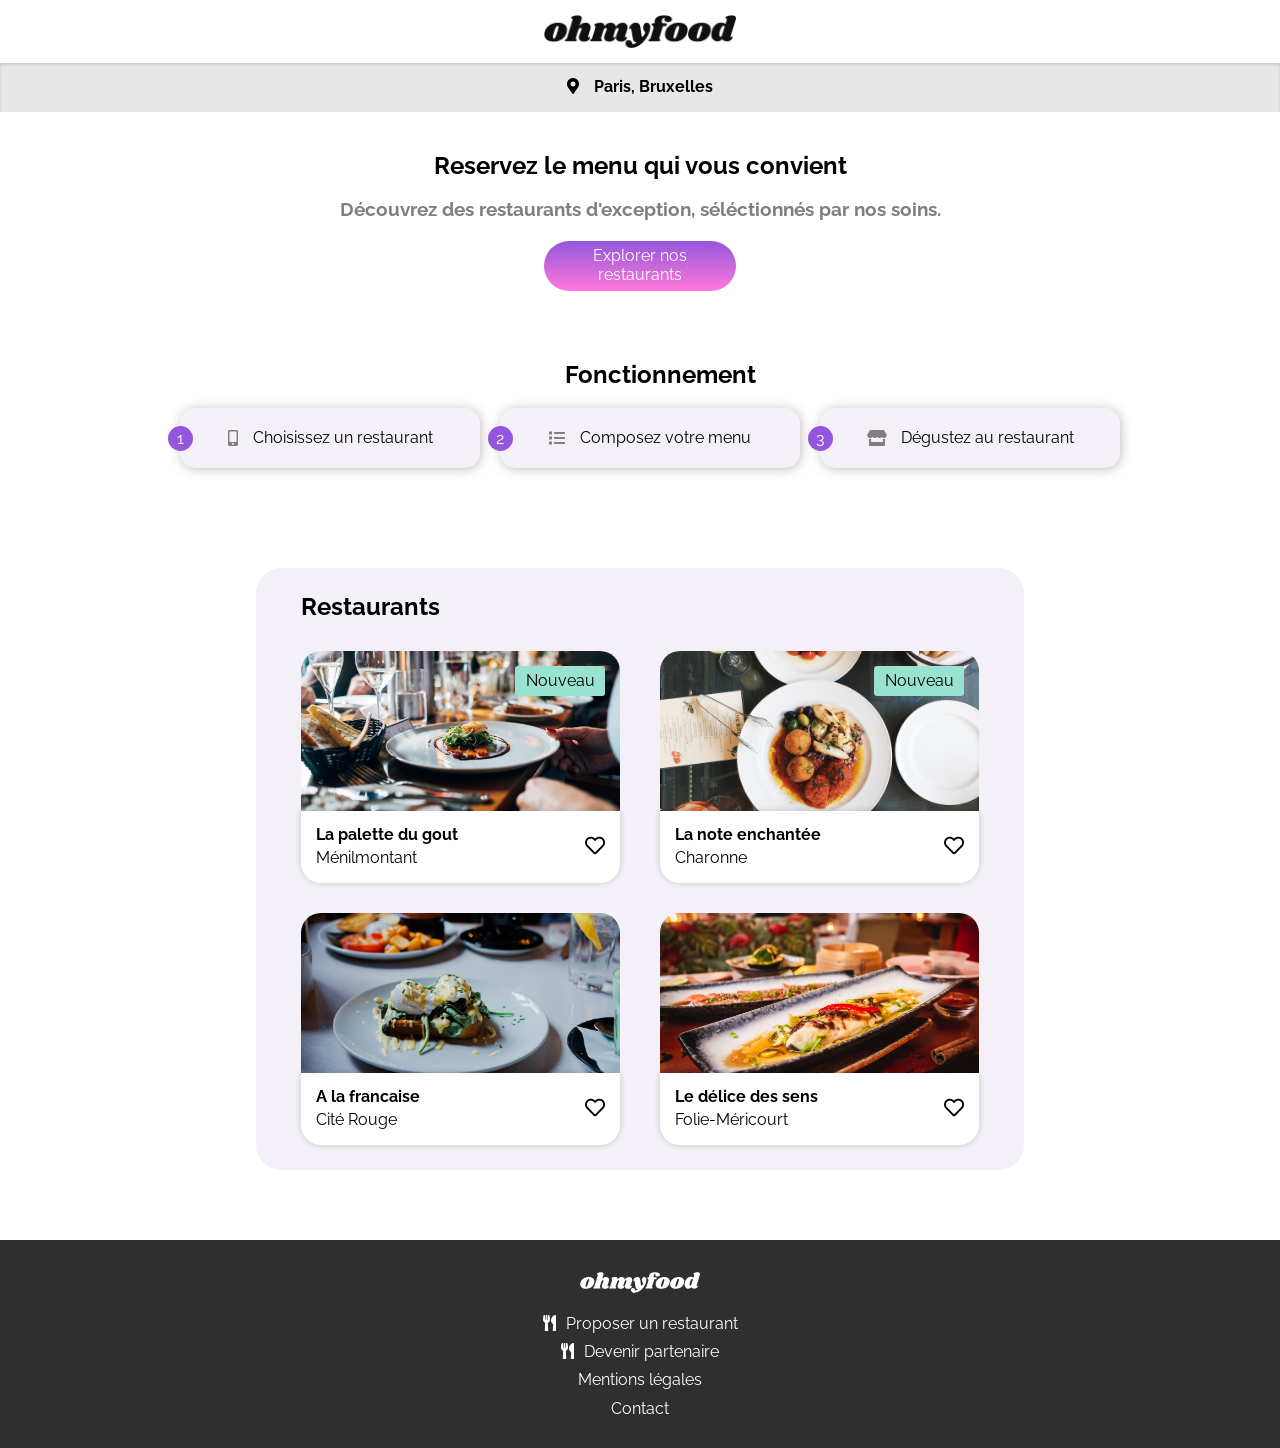
<file: index.html>
<!DOCTYPE html>
 <html lang="en">
 <head>
     <meta charset="UTF-8">
     <meta http-equiv="X-UA-Compatible" content="IE=edge">
     <meta name="viewport" content="width=device-width, initial-scale=1.0">
     <title>Ohmyfood!</title>
     <!-- Google Fonts-->
    <link rel="preconnect" href="https://fonts.gstatic.com" />
    <link href="https://fonts.googleapis.com/css2?family=Raleway:wght@400;500;600;700;800&display=swap"
      rel="stylesheet"/>
    <!-- Stylesheets -->
    <link rel="stylesheet" href="css/normalize.css">
    <link rel="stylesheet" href="css/style.css">  
    <link rel="stylesheet" href="https://cdnjs.cloudflare.com/ajax/libs/font-awesome/5.13.1/css/all.min.css"/>
 </head>
 <body>
  <div class="loader">
    <div class="loader-itemList">
      <div class="loader-item loader-item-1"></div>
      <div class="loader-item loader-item-2"></div>
      <div class="loader-item loader-item-3"></div>
    </div>
  </div>
     <header>
         <div class="logo">
            <img  src="images/logo/ohmyfood.png" alt="">  
        </div>
        <div class="i-search">
            <i class="fas fa-map-marker-alt"></i>
            <p>Paris, Bruxelles</p>
        </div>
     </header>
     <main>
         <nav>
            <div class="title-button">
                <h2>Reservez le menu qui vous convient</h2>
                <h3>Découvrez des restaurants d'exception, séléctionnés par nos soins.</h3>
                <button>Explorer nos restaurants</button>
            </div>
            <div class="filters">
                <h2>Fonctionnement</h2>
                <div class="choice-filters">
                   <div class="filter">
                       <div class="number">1</div>
                       <div class="choice">
                        <i class="fas fa-mobile-alt"></i>
                           <p>Choisissez un restaurant</p>
                       </div>
                   </div>
                   <div class="filter">
                        <div class="number">2</div>
                        <div class="choice">
                            <i class="fas fa-list"></i>
                            <p>Composez votre menu</p>
                        </div>
                   </div>
                   <div class="filter">
                        <div class="number">3</div>
                        <div class="choice">
                            <i class="fas fa-store"></i>
                            <p>Dégustez au restaurant</p>
                        </div>
                   </div>
                </div>
            </div>
         </nav>
        <section>
            <h2>Restaurants</h2>
            <div class="bloc-restaurants">
              <a href="Restaurant-1.html">
                <div class="card-restaurant">
                  <img class="restaurant-img-host"
                    src="images/restaurants/jay-wennington-N_Y88TWmGwA-unsplash.jpg"
                    alt="restaurant-1"/>
                  <div class="button-new">Nouveau</div>
                  <div class="inside-card">
                    <div class="title-card">
                        <h4 class="h4-rentals">La palette du gout</h4>
                        <p>Ménilmontant</p>
                    </div>
                    <div class="heart">
                      <i class="div-heart fas fa-heart"></i>
                      <i class="div-heart far fa-heart"></i>
                    </div>
                  </div>
                </div>
            </a>
            <a href="Restaurant-2.html">
                <div class="card-restaurant">
                  <img class="restaurant-img-host"
                    src="images/restaurants/stil-u2Lp8tXIcjw-unsplash.jpg"
                    alt="restaurant-1"/>
                  <div class="button-new">Nouveau</div>
                  <div class="inside-card">
                    <div class="title-card">
                        <h4 class="h4-rentals">La note enchantée</h4>
                        <p>Charonne</p>
                    </div>
                    <div class="heart">
                      <i class="fas fa-heart"></i>
                      <i class="far fa-heart"></i>
                    </div>
                  </div>
                </div>
            </a>
            <a href="Restaurant-3.html">
                <div class="card-restaurant">
                  <img class="restaurant-img-host"
                    src="images/restaurants/toa-heftiba-DQKerTsQwi0-unsplash.jpg"
                    alt="restaurant-1"/>
                  <div class="inside-card">
                    <div class="title-card">
                        <h4 class="h4-rentals">A la francaise</h4>
                        <p>Cité Rouge</p>
                    </div>
                    <div class="heart">
                      <i class="fas fa-heart"></i>
                      <i class="far fa-heart"></i>
                    </div>
                  </div>
                </div>
            </a>
            <a href="Restaurant-4.html">
                <div class="card-restaurant">
                  <img class="restaurant-img-host"
                    src="images/restaurants/louis-hansel-shotsoflouis-qNBGVyOCY8Q-unsplash.jpg"
                    alt="restaurant-1"/>
                  <div class="inside-card">
                    <div class="title-card">
                        <h4 class="h4-rentals">Le délice des sens</h4>
                        <p>Folie-Méricourt</p>
                    </div>
                    <div class="heart">
                      <i class="fas fa-heart"></i>
                      <i class="far fa-heart"></i>
                    </div>
                  </div>
                </div>
            </a>
            </div>
        </section>
     </main>
     <footer>
         <img src="images/logo/ohmyfood@2x.svg" alt="logo-footer">
         <div class="text-icon-footer">
             <i class="fas fa-utensils"></i>
             <p><a href="#">Proposer un restaurant</a></p>
         </div>
         <div class="text-icon-footer">
            <i class="fas fa-utensils"></i>
            <p><a href="#">Devenir partenaire</a></p>
        </div>
        <p><a href="#">Mentions légales</a></p>
        <p><a href="#">Contact</a></p>
     </footer>
 </body>
 </html>
</file>
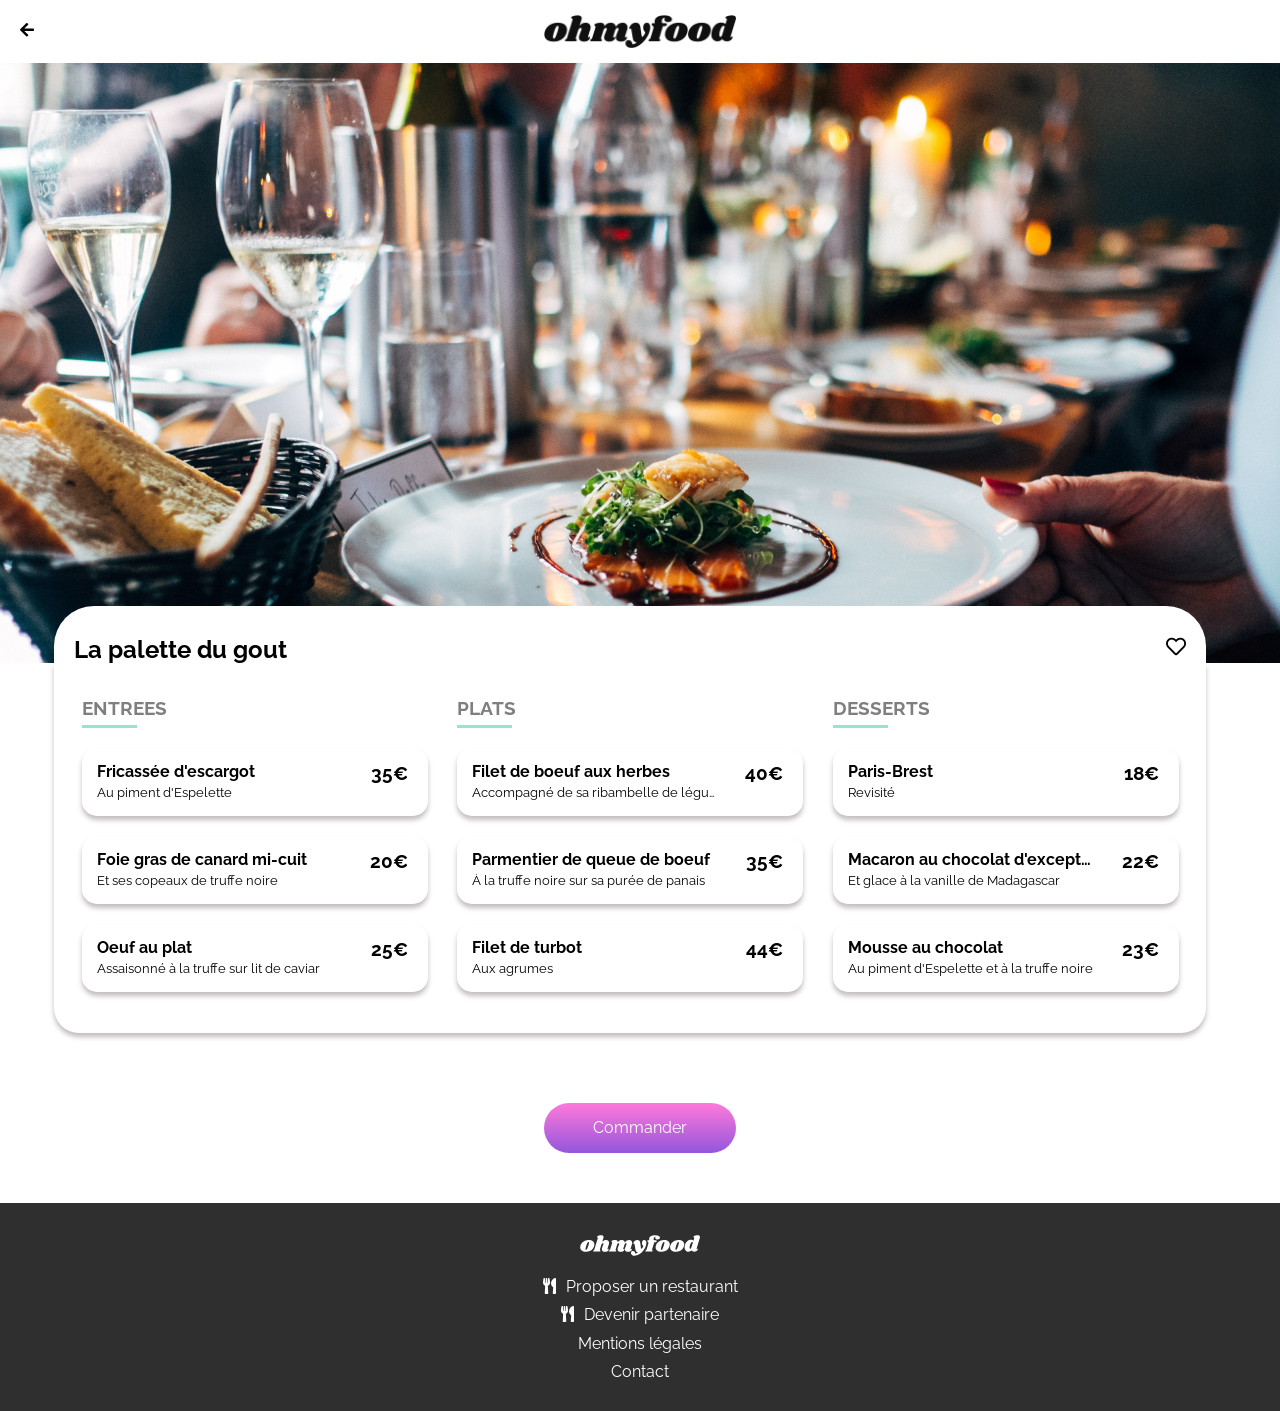
<file: Restaurant-1.html>
<!DOCTYPE html>
<html lang="en">
    <head>
        <meta charset="UTF-8">
        <meta http-equiv="X-UA-Compatible" content="IE=edge">
        <meta name="viewport" content="width=device-width, initial-scale=1.0">
        <title>Ohmyfood!</title>
        <!-- Google Fonts-->
       <link rel="preconnect" href="https://fonts.gstatic.com" />
       <link href="https://fonts.googleapis.com/css2?family=Raleway:wght@400;500;600;700;800&display=swap"
         rel="stylesheet"/>
       <!-- Stylesheets -->
       <link rel="stylesheet" href="css/normalize.css">
       <link rel="stylesheet" href="css/style.css">  
       <link rel="stylesheet" href="https://cdnjs.cloudflare.com/ajax/libs/font-awesome/5.13.1/css/all.min.css"/>
    </head>
<body>
    <header class="header-page-restaurant"> 
        <a href="index.html"><i class="fas fa-arrow-left"></i></a>
        <img  src="images/logo/ohmyfood.png" alt="">  
    </header>
    <main class="main-page-restaurant">
        <div class="image-restaurant-1">
            <div class="icon-title-section">
                <h2>La palette du gout</h2>
                    <div class="heart">
                        <i class="fas fa-heart"></i>
                        <i class="far fa-heart"></i>
                    </div>
            </div>
        </div>
        <section class="section-page-restaurant">
            <article class="article-1">
                <h3>ENTREES</h3>
                <div class="inside-article delay-1">
                    <div class="title-article">
                        <h4 class="h3-title-article">Fricassée d'escargot</h4>
                        <p>Au piment d'Espelette</p>
                    </div>
                    <h3 class="h3-euro">35€</h3>
                    <div class="check">
                        <div class="wrapIcon">
                            <i class="menuItem__icon fas fa-check"></i>
                        </div>
                   </div>
                </div>
                <div class="inside-article delay-2">
                    <div class="title-article">
                        <h4 class="h3-title-article">Foie gras de canard mi-cuit</h4>
                        <p>Et ses copeaux de truffe noire</p>
                    </div>
                    <h3 class="h3-euro">20€</h3>
                    <div class="check">
                        <div class="wrapIcon">
                            <i class="menuItem__icon fas fa-check"></i>
                        </div>
                   </div>
                </div>
                <div class="inside-article delay-3">
                    <div class="title-article">
                        <h4 class="h3-title-article">Oeuf au plat</h4>
                        <p>Assaisonné à la truffe sur lit de caviar</p>
                    </div>
                    <h3 class="h3-euro">25€</h3>
                    <div class="check">
                        <div class="wrapIcon">
                            <i class="menuItem__icon fas fa-check"></i>
                        </div>
                   </div>
                </div>
            </article>
            <article class="article-2">
                <h3>PLATS</h3>
                <div class="inside-article delay-4">
                    <div class="title-article">
                        <h4 class="h3-title-article">Filet de boeuf aux herbes</h4>
                        <p>Accompagné de sa ribambelle de légumes</p>
                    </div>
                    <h3 class="h3-euro">40€</h3>
                    <div class="check">
                        <div class="wrapIcon">
                            <i class="menuItem__icon fas fa-check"></i>
                        </div>
                   </div>
                </div>
                <div class="inside-article delay-5">
                    <div class="title-article">
                        <h4 class="h3-title-article">Parmentier de queue de boeuf</h4>
                        <p>À la truffe noire sur sa purée de panais</p>
                    </div>
                    <h3 class="h3-euro">35€</h3>
                    <div class="check">
                        <div class="wrapIcon">
                            <i class="menuItem__icon fas fa-check"></i>
                        </div>
                   </div>
                </div>
                <div class="inside-article delay-6">
                    <div class="title-article">
                        <h4 class="h3-title-article">Filet de turbot</h4>
                        <p>Aux agrumes</p>
                    </div>
                    <h3 class="h3-euro">44€</h3>
                    <div class="check">
                        <div class="wrapIcon">
                            <i class="menuItem__icon fas fa-check"></i>
                        </div>
                   </div>
                </div>
            </article>
            <article class="article-3">
                <h3>DESSERTS</h3>
                <div class="inside-article delay-7">
                    <div class="title-article">
                        <h4 class="h3-title-article">Paris-Brest</h4>
                        <p>Revisité</p>
                    </div>
                    <h3 class="h3-euro">18€</h3>
                    <div class="check">
                        <div class="wrapIcon">
                            <i class="menuItem__icon fas fa-check"></i>
                        </div>
                   </div>
                </div>
                <div class="inside-article delay-8">
                    <div class="title-article">
                        <h4 class="h3-title-article">Macaron au chocolat d'exception</h4>
                        <p>Et glace à la vanille de Madagascar</p>
                    </div>
                    <h3 class="h3-euro">22€</h3>
                    <div class="check">
                        <div class="wrapIcon">
                            <i class="menuItem__icon fas fa-check"></i>
                        </div>
                   </div>
                </div>
                <div class="inside-article delay-9">
                    <div class="title-article">
                        <h4 class="h3-title-article">Mousse au chocolat</h4>
                        <p>Au piment d'Espelette et à la truffe noire</p>
                    </div>
                    <h3 class="h3-euro">23€</h3>
                    <div class="check">
                        <div class="wrapIcon">
                            <i class="menuItem__icon fas fa-check"></i>
                        </div>
                   </div>
                </div>
            </article>
        </section>
        <button class="button">Commander</button>
    </main>
    <footer>
        <img src="images/logo/ohmyfood@2x.svg" alt="logo-footer">
        <div class="text-icon-footer">
            <i class="fas fa-utensils"></i>
            <p><a href="#">Proposer un restaurant</a></p>
        </div>
        <div class="text-icon-footer">
           <i class="fas fa-utensils"></i>
           <p><a href="#">Devenir partenaire</a></p>
       </div>
       <p><a href="#">Mentions légales</a></p>
       <p><a href="#">Contact</a></p>
    </footer>
</body>
</html>
</file>
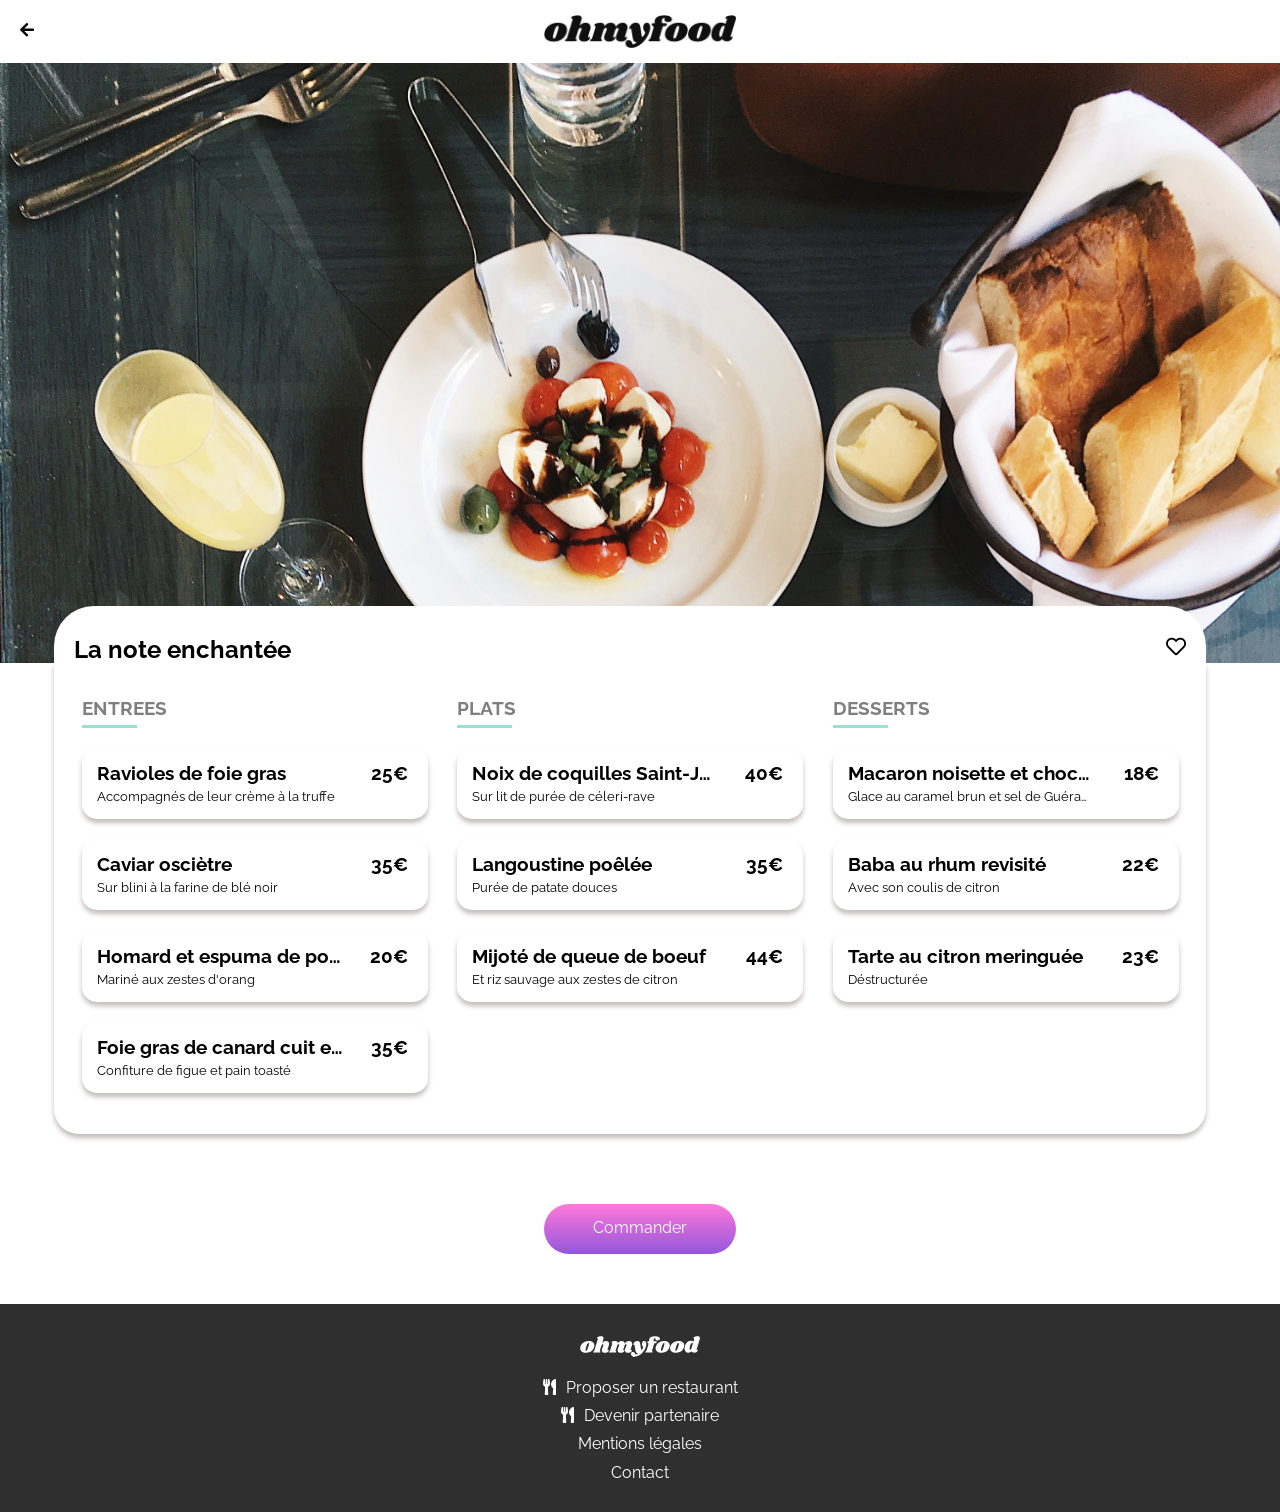
<file: Restaurant-2.html>
<!DOCTYPE html>
<html lang="en">
    <head>
        <meta charset="UTF-8">
        <meta http-equiv="X-UA-Compatible" content="IE=edge">
        <meta name="viewport" content="width=device-width, initial-scale=1.0">
        <title>Ohmyfood!</title>
        <!-- Google Fonts-->
       <link rel="preconnect" href="https://fonts.gstatic.com" />
       <link href="https://fonts.googleapis.com/css2?family=Raleway:wght@400;500;600;700;800&display=swap"
         rel="stylesheet"/>
       <!-- Stylesheets -->
       <link rel="stylesheet" href="css/normalize.css">
       <link rel="stylesheet" href="css/style.css">  
       <link rel="stylesheet" href="https://cdnjs.cloudflare.com/ajax/libs/font-awesome/5.13.1/css/all.min.css"/>
    </head>
<body>
    <header class="header-page-restaurant">
        <a href="index.html"><i class="fas fa-arrow-left"></i></a> 
        <img  src="images/logo/ohmyfood.png" alt="">  
    </header>
    <main class="main-page-restaurant">
        <div class="image-restaurant-2">
            <div class="icon-title-section">
                <h2>La note enchantée</h2>
                <div class="heart">
                    <i class="fas fa-heart"></i>
                    <i class="far fa-heart"></i>
                </div>
            </div>
        </div>
        <section class="section-page-restaurant">
            <article class="article-1-2">
                <h3>ENTREES</h3>
                <div class="inside-article delay-1">
                    <div class="title-article">
                        <h3 class="h3-title-article">Ravioles de foie gras</h3>
                        <p>Accompagnés de leur crème à la truffe</p>
                    </div>
                    <h3 class="h3-euro">25€</h3>
                    <div class="check">
                        <div class="wrapIcon">
                            <i class="menuItem__icon fas fa-check"></i>
                        </div>
                   </div>
                </div>
                <div class="inside-article delay-2">
                    <div class="title-article">
                        <h3 class="h3-title-article">Caviar osciètre</h3>
                        <p>Sur blini à la farine de blé noir</p>
                    </div>
                    <h3 class="h3-euro">35€</h3>
                    <div class="check">
                        <div class="wrapIcon">
                            <i class="menuItem__icon fas fa-check"></i>
                        </div>
                   </div>
                </div>
                <div class="inside-article delay-3">
                    <div class="title-article">
                        <h3 class="h3-title-article">Homard et espuma de potiron</h3>
                        <p>Mariné aux zestes d'orang</p>
                    </div>
                    <h3 class="h3-euro">20€</h3>
                    <div class="check">
                        <div class="wrapIcon">
                            <i class="menuItem__icon fas fa-check"></i>
                        </div>
                   </div>
                </div>
                <div class="inside-article delay-4">
                    <div class="title-article">
                        <h3 class="h3-title-article">Foie gras de canard cuit entier</h3>
                        <p>Confiture de figue et pain toasté</p>
                    </div>
                    <h3 class="h3-euro">35€</h3>
                    <div class="check">
                        <div class="wrapIcon">
                            <i class="menuItem__icon fas fa-check"></i>
                        </div>
                   </div>
                </div>
            </article>
            <article class="article-2-2">
                <h3>PLATS</h3>
                <div class="inside-article delay-5">
                    <div class="title-article">
                        <h3 class="h3-title-article">Noix de coquilles Saint-Jacques</h3>
                        <p>Sur lit de purée de céleri-rave</p>
                    </div>
                    <h3 class="h3-euro">40€</h3>
                    <div class="check">
                        <div class="wrapIcon">
                            <i class="menuItem__icon fas fa-check"></i>
                        </div>
                   </div>
                </div>
                <div class="inside-article delay-6">
                    <div class="title-article">
                        <h3 class="h3-title-article">Langoustine poêlée</h3>
                        <p>Purée de patate douces</p>
                    </div>
                    <h3 class="h3-euro">35€</h3>
                    <div class="check">
                        <div class="wrapIcon">
                            <i class="menuItem__icon fas fa-check"></i>
                        </div>
                   </div>
                </div>
                <div class="inside-article delay-7">
                    <div class="title-article">
                        <h3 class="h3-title-article">Mijoté de queue de boeuf</h3>
                        <p>Et riz sauvage aux zestes de citron</p>
                    </div>
                    <h3 class="h3-euro">44€</h3>
                    <div class="check">
                        <div class="wrapIcon">
                            <i class="menuItem__icon fas fa-check"></i>
                        </div>
                   </div>
                </div>
            </article>
            <article class="article-3-2">
                <h3>DESSERTS</h3>
                <div class="inside-article delay-8">
                    <div class="title-article">
                        <h3 class="h3-title-article">Macaron noisette et chocolat</h3>
                        <p>Glace au caramel brun et sel de Guérande</p>
                    </div>
                    <h3 class="h3-euro">18€</h3>
                    <div class="check">
                        <div class="wrapIcon">
                            <i class="menuItem__icon fas fa-check"></i>
                        </div>
                   </div>
                </div>
                <div class="inside-article delay-9">
                    <div class="title-article">
                        <h3 class="h3-title-article">Baba au rhum revisité</h3>
                        <p>Avec son coulis de citron</p>
                    </div>
                    <h3 class="h3-euro">22€</h3>
                    <div class="check">
                        <div class="wrapIcon">
                            <i class="menuItem__icon fas fa-check"></i>
                        </div>
                   </div>
                </div>
                <div class="inside-article delay-10">
                    <div class="title-article">
                        <h3 class="h3-title-article">Tarte au citron meringuée</h3>
                        <p>Déstructurée</p>
                    </div>
                    <h3 class="h3-euro">23€</h3>
                    <div class="check">
                        <div class="wrapIcon">
                            <i class="menuItem__icon fas fa-check"></i>
                        </div>
                   </div>
                </div>
            </article>
        </section>
        <button class="button">Commander</button>
    </main>
    <footer>
        <img src="images/logo/ohmyfood@2x.svg" alt="logo-footer">
        <div class="text-icon-footer">
            <i class="fas fa-utensils"></i>
            <p><a href="#">Proposer un restaurant</a></p>
        </div>
        <div class="text-icon-footer">
           <i class="fas fa-utensils"></i>
           <p><a href="#">Devenir partenaire</a></p>
       </div>
       <p><a href="#">Mentions légales</a></p>
       <p><a href="#">Contact</a></p>
    </footer>
</body>
</html>
</file>
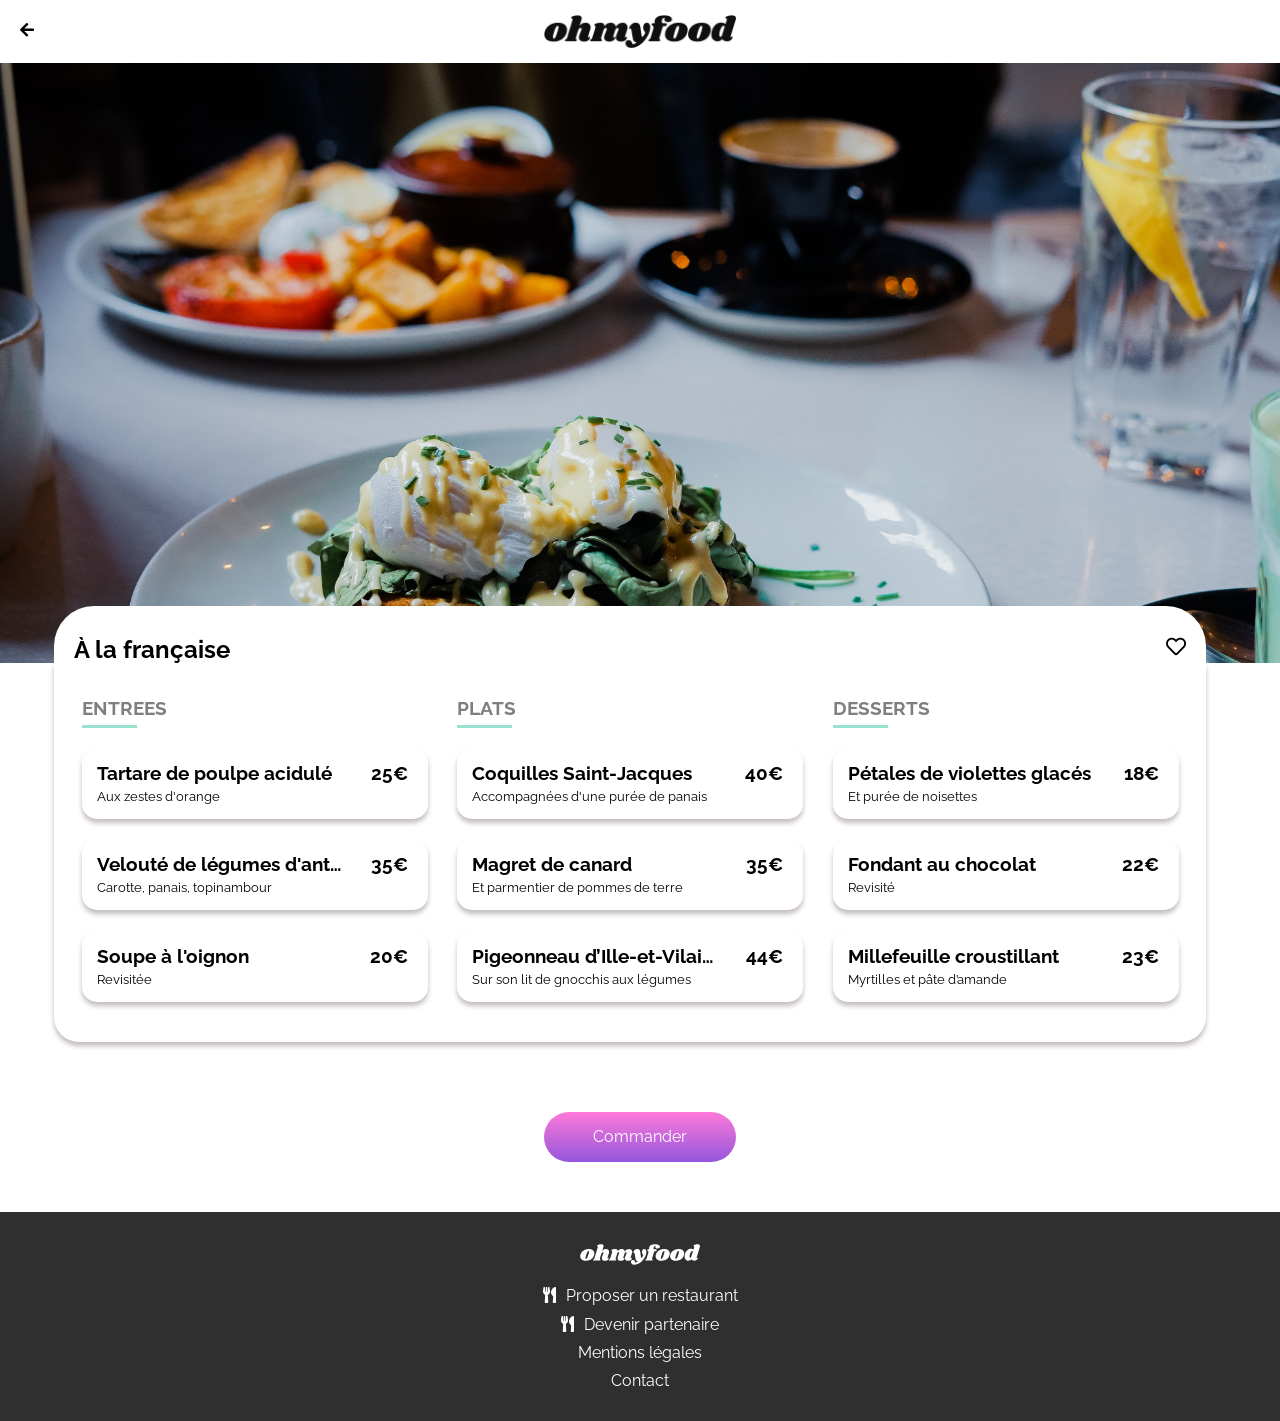
<file: Restaurant-3.html>
<!DOCTYPE html>
<html lang="en">
    <head>
        <meta charset="UTF-8">
        <meta http-equiv="X-UA-Compatible" content="IE=edge">
        <meta name="viewport" content="width=device-width, initial-scale=1.0">
        <title>Ohmyfood!</title>
        <!-- Google Fonts-->
       <link rel="preconnect" href="https://fonts.gstatic.com" />
       <link href="https://fonts.googleapis.com/css2?family=Raleway:wght@400;500;600;700;800&display=swap"
         rel="stylesheet"/>
       <!-- Stylesheets -->
       <link rel="stylesheet" href="css/normalize.css">
       <link rel="stylesheet" href="css/style.css">  
       <link rel="stylesheet" href="https://cdnjs.cloudflare.com/ajax/libs/font-awesome/5.13.1/css/all.min.css"/>
    </head>
<body>
    <header class="header-page-restaurant">
        <a href="index.html"><i class="fas fa-arrow-left"></i></a>
        <img  src="images/logo/ohmyfood.png" alt="">  
    </header>
    <main class="main-page-restaurant">
        <div class="image-restaurant-3">
            <div class="icon-title-section">
                <h2>À la française</h2>
                <div class="heart">
                    <i class="fas fa-heart"></i>
                    <i class="far fa-heart"></i>
                </div>
            </div>
        </div>
        <section class="section-page-restaurant">
            <article class="article-1"> 
                <h3>ENTREES</h3>
                <div class="inside-article delay-1">
                    <div class="title-article">
                        <h3 class="h3-title-article">Tartare de poulpe acidulé</h3>
                        <p>Aux zestes d'orange</p>
                    </div>
                    <h3 class="h3-euro">25€</h3>
                    <div class="check">
                        <div class="wrapIcon">
                            <i class="menuItem__icon fas fa-check"></i>
                        </div>
                   </div>
                </div>
                <div class="inside-article delay-2">
                    <div class="title-article">
                        <h3 class="h3-title-article">Velouté de légumes d'antan</h3>
                        <p>Carotte, panais, topinambour</p>
                    </div>
                    <h3 class="h3-euro">35€</h3>
                    <div class="check">
                        <div class="wrapIcon">
                            <i class="menuItem__icon fas fa-check"></i>
                        </div>
                   </div>
                </div>
                <div class="inside-article delay-3">
                    <div class="title-article">
                        <h3 class="h3-title-article">Soupe à l'oignon</h3>
                        <p>Revisitée</p>
                    </div>
                    <h3 class="h3-euro">20€</h3>
                    <div class="check">
                        <div class="wrapIcon">
                            <i class="menuItem__icon fas fa-check"></i>
                        </div>
                   </div>
                </div>
            </article>
            <article class="article-2">
                <h3>PLATS</h3>
                <div class="inside-article delay-4">
                    <div class="title-article">
                        <h3 class="h3-title-article">Coquilles Saint-Jacques</h3>
                        <p>Accompagnées d'une purée de panais</p>
                    </div>
                    <h3 class="h3-euro">40€</h3>
                    <div class="check">
                        <div class="wrapIcon">
                            <i class="menuItem__icon fas fa-check"></i>
                        </div>
                   </div>
                </div>
                <div class="inside-article delay-5">
                    <div class="title-article">
                        <h3 class="h3-title-article">Magret de canard</h3>
                        <p>Et parmentier de pommes de terre</p>
                    </div>
                    <h3 class="h3-euro">35€</h3>
                    <div class="check">
                        <div class="wrapIcon">
                            <i class="menuItem__icon fas fa-check"></i>
                        </div>
                   </div>
                </div>
                <div class="inside-article delay-6">
                    <div class="title-article">
                        <h3 class="h3-title-article">Pigeonneau d’Ille-et-Vilaine</h3>
                        <p>Sur son lit de gnocchis aux légumes</p>
                    </div>
                    <h3 class="h3-euro">44€</h3>
                    <div class="check">
                        <div class="wrapIcon">
                            <i class="menuItem__icon fas fa-check"></i>
                        </div>
                   </div>
                </div>
            </article>
            <article class="article-3">
                <h3>DESSERTS</h3>
                <div class="inside-article delay-7">
                    <div class="title-article">
                        <h3 class="h3-title-article">Pétales de violettes glacés</h3>
                        <p>Et purée de noisettes</p>
                    </div>
                    <h3 class="h3-euro">18€</h3>
                    <div class="check">
                        <div class="wrapIcon">
                            <i class="menuItem__icon fas fa-check"></i>
                        </div>
                   </div>
                </div>
                <div class="inside-article delay-8">
                    <div class="title-article">
                        <h3 class="h3-title-article">Fondant au chocolat</h3>
                        <p>Revisité</p>
                    </div>
                    <h3 class="h3-euro">22€</h3>
                    <div class="check">
                        <div class="wrapIcon">
                            <i class="menuItem__icon fas fa-check"></i>
                        </div>
                   </div>
                </div>
                <div class="inside-article delay-9">
                    <div class="title-article">
                        <h3 class="h3-title-article">Millefeuille croustillant</h3>
                        <p>Myrtilles et pâte d’amande</p>
                    </div>
                    <h3 class="h3-euro">23€</h3>
                    <div class="check">
                        <div class="wrapIcon">
                            <i class="menuItem__icon fas fa-check"></i>
                        </div>
                   </div>
                </div>
            </article>
        </section>
        <button class="button">Commander</button>
    </main>
    <footer>
        <img src="images/logo/ohmyfood@2x.svg" alt="logo-footer">
        <div class="text-icon-footer">
            <i class="fas fa-utensils"></i>
            <p><a href="#">Proposer un restaurant</a></p>
        </div>
        <div class="text-icon-footer">
           <i class="fas fa-utensils"></i>
           <p><a href="#">Devenir partenaire</a></p>
       </div>
       <p><a href="#">Mentions légales</a></p>
       <p><a href="#">Contact</a></p>
    </footer>
</body>
</html>
</file>
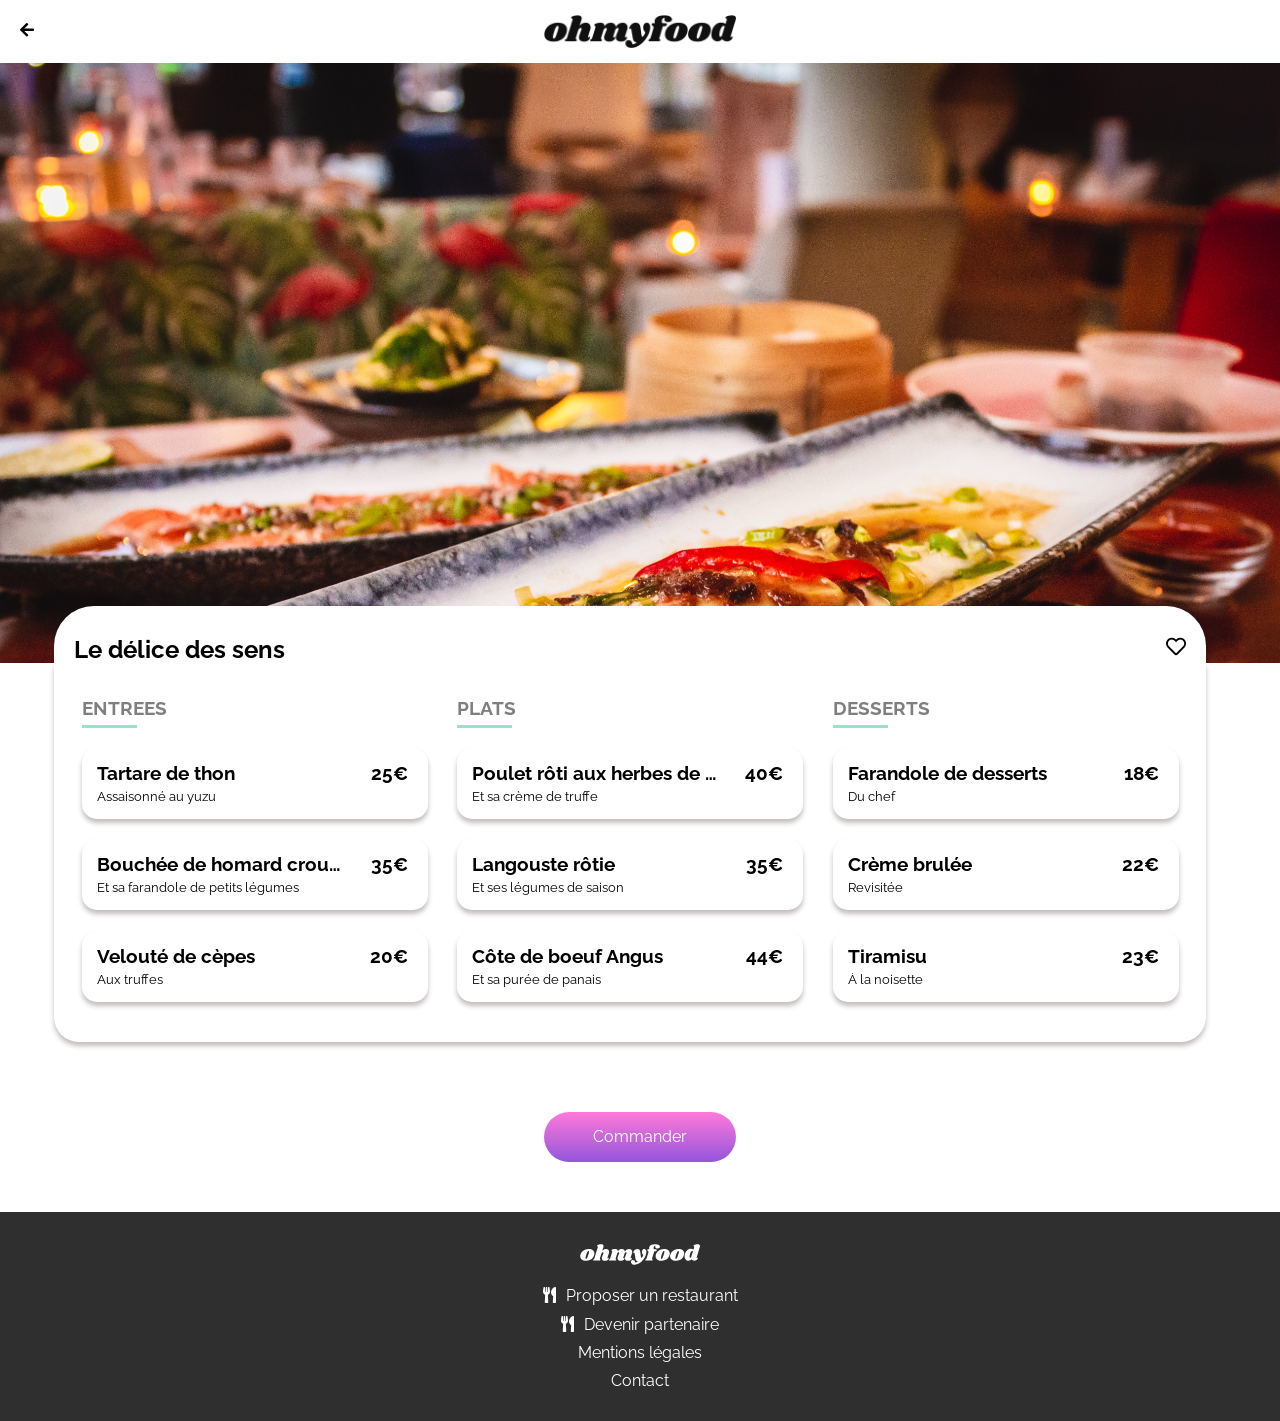
<file: Restaurant-4.html>
<!DOCTYPE html>
<html lang="en">
    <head>
        <meta charset="UTF-8">
        <meta http-equiv="X-UA-Compatible" content="IE=edge">
        <meta name="viewport" content="width=device-width, initial-scale=1.0">
        <title>Ohmyfood!</title>
        <!-- Google Fonts-->
       <link rel="preconnect" href="https://fonts.gstatic.com" />
       <link href="https://fonts.googleapis.com/css2?family=Raleway:wght@400;500;600;700;800&display=swap"
         rel="stylesheet"/>
       <!-- Stylesheets -->
       <link rel="stylesheet" href="css/normalize.css">
       <link rel="stylesheet" href="css/style.css">  
       <link rel="stylesheet" href="https://cdnjs.cloudflare.com/ajax/libs/font-awesome/5.13.1/css/all.min.css"/>
    </head>
<body>
    <header class="header-page-restaurant">
        <a href="index.html"><i class="fas fa-arrow-left"></i></a>
        <img  src="images/logo/ohmyfood.png" alt="">  
    </header>
    <main class="main-page-restaurant">
        <div class="image-restaurant-4">
            <div class="icon-title-section">
                <h2>Le délice des sens</h2>
                <div class="heart">
                    <i class="fas fa-heart"></i>
                    <i class="far fa-heart"></i>
                </div>
            </div>
        </div>
        <section class="section-page-restaurant">
            <article class="article-1">
                <h3>ENTREES</h3>
                <div class="inside-article delay-1">
                    <div class="title-article">
                        <h3 class="h3-title-article">Tartare de thon</h3>
                        <p>Assaisonné au yuzu</p>
                    </div>
                    <h3 class="h3-euro">25€</h3>
                    <div class="check">
                        <div class="wrapIcon">
                            <i class="menuItem__icon fas fa-check"></i>
                        </div>
                   </div>
                </div>
                <div class="inside-article delay-2">
                    <div class="title-article">
                        <h3 class="h3-title-article">Bouchée de homard croustillant</h3>
                        <p>Et sa farandole de petits légumes</p>
                    </div>
                    <h3 class="h3-euro">35€</h3>
                    <div class="check">
                        <div class="wrapIcon">
                            <i class="menuItem__icon fas fa-check"></i>
                        </div>
                   </div>
                </div>
                <div class="inside-article delay-3">
                    <div class="title-article">
                        <h3 class="h3-title-article">Velouté de cèpes</h3>
                        <p>Aux truffes</p>
                    </div>
                    <h3 class="h3-euro">20€</h3>
                    <div class="check">
                        <div class="wrapIcon">
                            <i class="menuItem__icon fas fa-check"></i>
                        </div>
                   </div>
                </div>
            </article>
            <article class="article-2">
                <h3>PLATS</h3>
                <div class="inside-article delay-4">
                    <div class="title-article">
                        <h3 class="h3-title-article">Poulet rôti aux herbes de Provence</h3>
                        <p>Et sa crème de truffe</p>
                    </div>
                    <h3 class="h3-euro">40€</h3>
                    <div class="check">
                        <div class="wrapIcon">
                            <i class="menuItem__icon fas fa-check"></i>
                        </div>
                   </div>
                </div>
                <div class="inside-article delay-5">
                    <div class="title-article">
                        <h3 class="h3-title-article">Langouste rôtie</h3>
                        <p>Et ses légumes de saison</p>
                    </div>
                    <h3 class="h3-euro">35€</h3>
                    <div class="check">
                        <div class="wrapIcon">
                            <i class="menuItem__icon fas fa-check"></i>
                        </div>
                   </div>
                </div>
                <div class="inside-article delay-6">
                    <div class="title-article">
                        <h3 class="h3-title-article">Côte de boeuf Angus</h3>
                        <p>Et sa purée de panais</p>
                    </div>
                    <h3 class="h3-euro">44€</h3>
                    <div class="check">
                        <div class="wrapIcon">
                            <i class="menuItem__icon fas fa-check"></i>
                        </div>
                   </div>
                </div>
            </article>
            <article class="article-3">
                <h3>DESSERTS</h3>
                <div class="inside-article delay-7">
                    <div class="title-article">
                        <h3 class="h3-title-article">Farandole de desserts</h3>
                        <p>Du chef</p>
                    </div>
                    <h3 class="h3-euro">18€</h3> 
                    <div class="check">
                        <div class="wrapIcon">
                            <i class="menuItem__icon fas fa-check"></i>
                        </div>
                   </div>
                </div>
                <div class="inside-article delay-8">
                    <div class="title-article">
                        <h3 class="h3-title-article">Crème brulée</h3>
                        <p>Revisitée</p>
                    </div>
                    <h3 class="h3-euro">22€</h3>
                    <div class="check">
                        <div class="wrapIcon">
                            <i class="menuItem__icon fas fa-check"></i>
                        </div>
                   </div>
                </div>
                <div class="inside-article delay-9">
                    <div class="title-article">
                        <h3 class="h3-title-article">Tiramisu</h3>
                        <p>À la noisette</p>
                    </div>
                    <h3 class="h3-euro">23€</h3>
                    <div class="check">
                        <div class="wrapIcon">
                            <i class="menuItem__icon fas fa-check"></i>
                        </div>
                   </div>
                </div>
            </article>
        </section>
        <button class="button">Commander</button>
    </main>
    <footer>
        <img src="images/logo/ohmyfood@2x.svg" alt="logo-footer">
        <div class="text-icon-footer">
            <i class="fas fa-utensils"></i>
            <p><a href="#">Proposer un restaurant</a></p>
        </div>
        <div class="text-icon-footer">
           <i class="fas fa-utensils"></i>
           <p><a href="#">Devenir partenaire</a></p>
       </div>
       <p><a href="#">Mentions légales</a></p>
       <p><a href="#">Contact</a></p>
    </footer>
</body>
</html>
</file>
<file: css/style.css>
@import url("https://fonts.googleapis.com/css2?family=Roboto:wght@100;300;400;500;700;900&family=Shrikhand&display=swap");
@-webkit-keyframes itemAppear {
  0% {
    transform: scale(0);
  }
  100% {
    transform: scale(1);
  }
}
@keyframes itemAppear {
  0% {
    transform: scale(0);
  }
  100% {
    transform: scale(1);
  }
}
@-webkit-keyframes loader {
  100% {
    opacity: 0;
    z-index: -10;
  }
}
@keyframes loader {
  100% {
    opacity: 0;
    z-index: -10;
  }
}
@-webkit-keyframes ball1 {
  0% {
    transform: translateX(0);
  }
  25% {
    transform: translateX(15px);
  }
  75% {
    transform: translateX(-15px);
  }
  100% {
    transform: translateX(0);
  }
}
@keyframes ball1 {
  0% {
    transform: translateX(0);
  }
  25% {
    transform: translateX(15px);
  }
  75% {
    transform: translateX(-15px);
  }
  100% {
    transform: translateX(0);
  }
}
@-webkit-keyframes ball2 {
  0% {
    transform: translateY(0);
  }
  25% {
    transform: translateY(15px);
  }
  75% {
    transform: translateY(-15px);
  }
  100% {
    transform: translateY(0);
  }
}
@keyframes ball2 {
  0% {
    transform: translateY(0);
  }
  25% {
    transform: translateY(15px);
  }
  75% {
    transform: translateY(-15px);
  }
  100% {
    transform: translateY(0);
  }
}
@-webkit-keyframes ball3 {
  0% {
    transform: translateX(0);
  }
  25% {
    transform: translateX(-15px);
  }
  75% {
    transform: translateX(15px);
  }
  100% {
    transform: translateX(0);
  }
}
@keyframes ball3 {
  0% {
    transform: translateX(0);
  }
  25% {
    transform: translateX(-15px);
  }
  75% {
    transform: translateX(15px);
  }
  100% {
    transform: translateX(0);
  }
}
main nav .filters {
  margin-left: 20px;
  margin-right: 20px;
  margin-top: 70px;
  margin-bottom: 100px;
}
main nav .filters .choice-filters {
  display: flex;
  flex-direction: column;
}
main nav .filters .choice-filters .filter {
  display: flex;
  margin-top: 20px;
  position: relative;
}
main nav .filters .choice-filters .filter .number {
  background-color: #9356DC;
  color: white;
  height: 25px;
  width: 25px;
  border-radius: 12.5px 12.5px 12.5px 12.5px;
  display: flex;
  justify-content: center;
  align-items: center;
  position: absolute;
  bottom: 17px;
  left: -12.5px;
}
main nav .filters .choice-filters .filter .choice {
  display: flex;
  align-items: center;
  justify-content: center;
  width: 100%;
  height: 60px;
  box-shadow: 1px 1px 12px #c4bdbd;
  background-color: #f4f0f8;
  border-radius: 15px 15px 15px 15px;
}
main nav .filters .choice-filters .filter .choice p {
  margin-top: 0;
  margin-bottom: 0;
  font-size: medium;
}
main nav .filters .choice-filters .filter .choice i {
  margin-right: 5%;
  color: #807e7e;
}

main section .bloc-restaurants {
  display: flex;
  flex-direction: column;
}
main section .bloc-restaurants h2 {
  margin-top: 30px;
  margin-left: 20px;
  margin-right: 20px;
}
main section .bloc-restaurants .card-restaurant {
  margin-top: 30px;
  margin-left: 20px;
  margin-right: 20px;
  display: flex;
  flex-direction: column;
  position: relative;
}
main section .bloc-restaurants .card-restaurant img {
  width: 100%;
  height: 160px;
  -o-object-fit: cover;
     object-fit: cover;
  border-radius: 20px 20px 0 0;
}
main section .bloc-restaurants .card-restaurant .inside-card {
  background-color: white;
  padding: 15px;
  display: flex;
  justify-content: space-between;
  align-items: center;
  border-radius: 0 0 20px 20px;
  box-shadow: 0px 0px 6px 0px #0000002e;
}
main section .bloc-restaurants .card-restaurant .inside-card .heart {
  font-size: 20px;
  position: relative;
}
main section .bloc-restaurants .card-restaurant .inside-card .heart .fas {
  color: transparent;
  background-image: linear-gradient(#9356DC, #FF79DA);
  background-clip: text;
  -webkit-background-clip: text;
  position: absolute;
  opacity: 0;
  transition: all 230ms ease-in-out;
}
main section .bloc-restaurants .card-restaurant .inside-card .heart:hover .fas {
  opacity: 1;
  transform: scale(1.2);
}
main section .bloc-restaurants .card-restaurant p {
  padding-top: 5px;
}
main section .bloc-restaurants .card-restaurant .button-new {
  height: 20px;
  width: 90px;
  background-color: #99E2D0;
  display: flex;
  justify-content: center;
  align-items: center;
  border-radius: 3px 3px 3px 3px;
  padding: 15px;
  position: absolute;
  right: 15px;
  top: 15px;
}

.main-page-restaurant .image-restaurant-4, .main-page-restaurant .image-restaurant-3, .main-page-restaurant .image-restaurant-2, .main-page-restaurant .image-restaurant-1 {
  background-size: cover;
  width: 100%;
  height: 600px;
  position: relative;
}
.main-page-restaurant .image-restaurant-4 .icon-title-section, .main-page-restaurant .image-restaurant-3 .icon-title-section, .main-page-restaurant .image-restaurant-2 .icon-title-section, .main-page-restaurant .image-restaurant-1 .icon-title-section {
  padding-top: 30px;
  position: absolute;
  margin-right: 20px;
  display: flex;
  justify-content: space-between;
  background-color: white;
  width: 100%;
  border-radius: 40px 40px 0 0;
  bottom: 0;
}
.main-page-restaurant .image-restaurant-4 .icon-title-section h2, .main-page-restaurant .image-restaurant-3 .icon-title-section h2, .main-page-restaurant .image-restaurant-2 .icon-title-section h2, .main-page-restaurant .image-restaurant-1 .icon-title-section h2 {
  margin-left: 20px;
}
.main-page-restaurant .image-restaurant-4 .icon-title-section .heart, .main-page-restaurant .image-restaurant-3 .icon-title-section .heart, .main-page-restaurant .image-restaurant-2 .icon-title-section .heart, .main-page-restaurant .image-restaurant-1 .icon-title-section .heart {
  font-size: 20px;
  position: relative;
  margin-right: 20px;
  cursor: pointer;
}
.main-page-restaurant .image-restaurant-4 .icon-title-section .heart .fas, .main-page-restaurant .image-restaurant-3 .icon-title-section .heart .fas, .main-page-restaurant .image-restaurant-2 .icon-title-section .heart .fas, .main-page-restaurant .image-restaurant-1 .icon-title-section .heart .fas {
  color: transparent;
  background-image: linear-gradient(#9356DC, #FF79DA);
  background-clip: text;
  -webkit-background-clip: text;
  position: absolute;
  opacity: 0;
  transition: all 230ms ease-in-out;
}
.main-page-restaurant .image-restaurant-4 .icon-title-section .heart:hover .fas, .main-page-restaurant .image-restaurant-3 .icon-title-section .heart:hover .fas, .main-page-restaurant .image-restaurant-2 .icon-title-section .heart:hover .fas, .main-page-restaurant .image-restaurant-1 .icon-title-section .heart:hover .fas {
  opacity: 1;
  transform: scale(1.2);
}

* {
  box-sizing: border-box;
  font-family: "Raleway", sans-serif;
  margin: 0;
}

body, html {
  margin: 0;
  font-family: "Roboto", sans-serif;
  scroll-behavior: smooth;
}

a {
  text-decoration: none;
  color: initial;
}

.loader {
  position: fixed;
  height: 100%;
  width: 100%;
  left: 0;
  top: 0;
  background-color: rgba(255, 255, 255, 0.9);
  -webkit-animation: loader 0.01s 1.75s both;
          animation: loader 0.01s 1.75s both;
  z-index: 10000;
  display: flex;
  align-items: center;
  justify-content: center;
}
.loader .loader-itemList {
  display: flex;
  width: 100px;
  justify-content: space-between;
}
.loader .loader-itemList .loader-item {
  height: 15px;
  width: 15px;
  border-radius: 15px;
}
.loader .loader-itemList .loader-item-1 {
  background-color: #9356DC;
  -webkit-animation: ball3 1s;
          animation: ball3 1s;
  -webkit-animation-iteration-count: 1;
          animation-iteration-count: 1;
}
.loader .loader-itemList .loader-item-2 {
  background-color: #FF79DA;
  -webkit-animation-delay: 0.25s;
          animation-delay: 0.25s;
  -webkit-animation: ball2 1s;
          animation: ball2 1s;
  -webkit-animation-iteration-count: 1;
          animation-iteration-count: 1;
}
.loader .loader-itemList .loader-item-3 {
  background-color: #99E2D0;
  -webkit-animation-delay: 0.5s;
          animation-delay: 0.5s;
  -webkit-animation: ball1 1s;
          animation: ball1 1s;
  -webkit-animation-iteration-count: 1;
          animation-iteration-count: 1;
}

header .logo {
  display: flex;
  justify-content: center;
}
header .logo img {
  width: 45%;
  margin-top: 15px;
  margin-bottom: 15px;
}
header .i-search {
  display: flex;
  justify-content: center;
  background-color: #e7e7e7;
  padding-top: 15px;
  padding-bottom: 15px;
  box-shadow: inset 0px 2px 3px #5553532e;
}
header .i-search p {
  margin-top: 0;
  margin-bottom: 0;
  margin-left: 15px;
  font-weight: bold;
}

main nav .title-button {
  margin-top: 40px;
  display: flex;
  flex-direction: column;
  align-items: center;
  text-align: center;
}
main nav .title-button h2 {
  width: 60%;
  margin: 0;
}
main nav .title-button h3 {
  width: 80%;
  color: #807e7e;
  margin-top: 20px;
}
main nav .title-button button {
  width: 50%;
  height: 50px;
  background: linear-gradient(#FF79DA, #9356DC);
  color: white;
  border: none;
  border-radius: 25px 25px 25px 25px;
  font-size: 16px;
  margin-top: 20px;
  cursor: pointer;
  transition: all 230ms ease-in-out;
  opacity: 1;
}
main nav .title-button button:hover {
  opacity: 0.8;
  box-shadow: 3px 4px 5px #cfc7c7;
}
main section {
  background-color: #f4f0f8;
  margin-top: 20px;
  padding-bottom: 70px;
}
main section h2 {
  padding-top: 30px;
  margin-left: 20px;
}
footer {
  padding: 30px;
  background-color: #2f2f2f;
}
footer p {
  color: white;
  margin-top: 10px;
}
footer p a {
  color: white;
}
footer img {
  margin-bottom: 10px;
}
footer i {
  color: white;
}
footer .text-icon-footer {
  display: flex;
  margin-top: 10px;
}
footer .text-icon-footer p {
  margin-top: 0;
  margin-left: 10px;
}
footer .text-icon-footer p a {
  color: white;
}

.header-page-restaurant {
  width: 100%;
  display: flex;
  justify-content: center;
  position: relative;
}
.header-page-restaurant img {
  width: 45%;
  margin-top: 15px;
  margin-bottom: 15px;
}
.header-page-restaurant a {
  position: absolute;
  left: 20px;
  align-self: center;
}

.main-page-restaurant {
  display: flex;
  flex-direction: column;
  align-items: center;
}
.main-page-restaurant .image-restaurant-1 {
  background-image: url("../images/restaurants/jay-wennington-N_Y88TWmGwA-unsplash.jpg");
}
.main-page-restaurant .image-restaurant-2 {
  background-image: url("../images/restaurants/stil-u2Lp8tXIcjw-unsplash.jpg");
}
.main-page-restaurant .image-restaurant-3 {
  background-image: url("../images/restaurants/toa-heftiba-DQKerTsQwi0-unsplash.jpg");
}
.main-page-restaurant .image-restaurant-4 {
  background-image: url("../images/restaurants/louis-hansel-shotsoflouis-qNBGVyOCY8Q-unsplash.jpg");
}
.main-page-restaurant .section-page-restaurant {
  width: 100%;
  background-color: white;
}
.main-page-restaurant .section-page-restaurant article {
  margin: 15px;
  margin-top: 35px;
}
.main-page-restaurant .section-page-restaurant article h3 {
  color: #807e7e;
  width: 55px;
  border-bottom: solid #99E2D0 3px;
  padding-bottom: 5px;
}
.main-page-restaurant .section-page-restaurant article .inside-article {
  display: flex;
  justify-content: space-between;
  margin-top: 20px;
  cursor: pointer;
  border-radius: 15px 15px 15px 15px;
  width: 100%;
  box-shadow: 0px 4px 5px #c4bdbd;
  position: relative;
  -webkit-animation: itemAppear 0.6s;
          animation: itemAppear 0.6s;
  -webkit-animation-timing-function: cubic-bezier(0.5, 1.58, 0.34, 0.82);
          animation-timing-function: cubic-bezier(0.5, 1.58, 0.34, 0.82);
  -webkit-animation-fill-mode: both;
          animation-fill-mode: both;
  transform: scale(0);
}
.main-page-restaurant .section-page-restaurant article .inside-article .title-article {
  width: 80%;
  padding: 15px;
  transition: all 320ms ease-in-out;
  transform-origin: right 50%;
}
.main-page-restaurant .section-page-restaurant article .inside-article .title-article .h3-title-article {
  color: black;
  padding-bottom: 5px;
  border: none;
  width: 100%;
  text-overflow: ellipsis;
  overflow: hidden;
  white-space: nowrap;
}
.main-page-restaurant .section-page-restaurant article .inside-article .title-article p {
  font-size: small;
  text-overflow: ellipsis;
  overflow: hidden;
  white-space: nowrap;
}
.main-page-restaurant .section-page-restaurant article .inside-article .h3-euro {
  border: none;
  color: black;
  padding-top: 15px;
  padding-right: 10px;
  width: auto;
  transition: all 320ms ease-in-out;
  position: absolute;
  right: 10px;
}
.main-page-restaurant .section-page-restaurant article .inside-article .check {
  transform: scaleX(0);
  transition: all 320ms ease-in-out;
  transform-origin: right 50%;
  display: flex;
  align-items: center;
  justify-content: center;
}
.main-page-restaurant .section-page-restaurant article .inside-article .check .wrapIcon {
  height: 30px;
  width: 30px;
  display: flex;
  color: #99E2D0;
  align-items: center;
  justify-content: center;
  background-color: white;
  border-radius: 100px;
  transform: rotate(180deg);
  transition-duration: 0.5s;
}
.main-page-restaurant .section-page-restaurant article .inside-article:hover .wrapIcon {
  transform: rotate(0);
}
.main-page-restaurant .section-page-restaurant article .inside-article:hover .check {
  opacity: 1;
  background-color: #99E2D0;
  border-radius: 0px 15px 15px 0px;
  width: 60px;
  transform: scaleX(1);
}
.main-page-restaurant .section-page-restaurant article .inside-article:hover .h3-euro {
  display: flex;
  justify-content: flex-start;
  position: absolute;
  right: 70px;
}
.main-page-restaurant .section-page-restaurant article .inside-article:hover .title-article {
  width: 60%;
}
.main-page-restaurant .section-page-restaurant .article-1 .delay-1 {
  -webkit-animation-delay: 0.1s;
          animation-delay: 0.1s;
}
.main-page-restaurant .section-page-restaurant .article-1 .delay-2 {
  -webkit-animation-delay: 0.2s;
          animation-delay: 0.2s;
}
.main-page-restaurant .section-page-restaurant .article-1 .delay-3 {
  -webkit-animation-delay: 0.3s;
          animation-delay: 0.3s;
}
.main-page-restaurant .section-page-restaurant .article-2 .delay-4 {
  -webkit-animation-delay: 0.4444444444s;
          animation-delay: 0.4444444444s;
}
.main-page-restaurant .section-page-restaurant .article-2 .delay-5 {
  -webkit-animation-delay: 0.5555555556s;
          animation-delay: 0.5555555556s;
}
.main-page-restaurant .section-page-restaurant .article-2 .delay-6 {
  -webkit-animation-delay: 0.6666666667s;
          animation-delay: 0.6666666667s;
}
.main-page-restaurant .section-page-restaurant .article-3 .delay-7 {
  -webkit-animation-delay: 0.875s;
          animation-delay: 0.875s;
}
.main-page-restaurant .section-page-restaurant .article-3 .delay-8 {
  -webkit-animation-delay: 1s;
          animation-delay: 1s;
}
.main-page-restaurant .section-page-restaurant .article-3 .delay-9 {
  -webkit-animation-delay: 1.125s;
          animation-delay: 1.125s;
}
.main-page-restaurant .section-page-restaurant .article-1-2 .delay-1 {
  -webkit-animation-delay: 0.0909090909s;
          animation-delay: 0.0909090909s;
}
.main-page-restaurant .section-page-restaurant .article-1-2 .delay-2 {
  -webkit-animation-delay: 0.1818181818s;
          animation-delay: 0.1818181818s;
}
.main-page-restaurant .section-page-restaurant .article-1-2 .delay-3 {
  -webkit-animation-delay: 0.2727272727s;
          animation-delay: 0.2727272727s;
}
.main-page-restaurant .section-page-restaurant .article-1-2 .delay-4 {
  -webkit-animation-delay: 0.3636363636s;
          animation-delay: 0.3636363636s;
}
.main-page-restaurant .section-page-restaurant .article-2-2 .delay-5 {
  -webkit-animation-delay: 0.5s;
          animation-delay: 0.5s;
}
.main-page-restaurant .section-page-restaurant .article-2-2 .delay-6 {
  -webkit-animation-delay: 0.6s;
          animation-delay: 0.6s;
}
.main-page-restaurant .section-page-restaurant .article-2-2 .delay-7 {
  -webkit-animation-delay: 0.7s;
          animation-delay: 0.7s;
}
.main-page-restaurant .section-page-restaurant .article-3-2 .delay-8 {
  -webkit-animation-delay: 0.8888888889s;
          animation-delay: 0.8888888889s;
}
.main-page-restaurant .section-page-restaurant .article-3-2 .delay-9 {
  -webkit-animation-delay: 1s;
          animation-delay: 1s;
}
.main-page-restaurant .section-page-restaurant .article-3-2 .delay-10 {
  -webkit-animation-delay: 1.1111111111s;
          animation-delay: 1.1111111111s;
}
.main-page-restaurant .button {
  width: 50%;
  height: 50px;
  background: linear-gradient(#FF79DA, #9356DC);
  color: white;
  border: none;
  border-radius: 25px 25px 25px 25px;
  font-size: 16px;
  margin-top: 20px;
  margin-bottom: 50px;
  cursor: pointer;
  transition: all 230ms ease-in-out;
  opacity: 1;
}
.main-page-restaurant .button:hover {
  opacity: 0.8;
  box-shadow: 3px 4px 5px #cfc7c7;
}

@media screen and (min-width: 992px) {
  header .logo img {
    width: 15%;
  }

  main {
    display: flex;
    flex-direction: column;
  }
  main nav .title-button button {
    width: 15%;
    height: 50px;
    background: linear-gradient(#9356DC, #FF79DA);
    color: white;
    border: none;
    border-radius: 25px 25px 25px 25px;
    font-size: 16px;
    margin-top: 20px;
  }
  main nav .filters {
    display: flex;
    flex-direction: column;
    align-items: center;
    margin-bottom: 80px;
    width: 100%;
  }
  main nav .filters .choice-filters {
    display: flex;
    flex-direction: row;
    justify-content: center;
    flex-wrap: wrap;
    width: 100%;
  }
  main nav .filters .choice-filters .filter {
    width: 25%;
  }
  main nav .filters .choice-filters .filter .choice {
    margin-right: 20px;
  }
  main section {
    width: 60%;
    align-self: center;
    padding: 25px;
    margin-bottom: 70px;
    border-radius: 25px 25px 25px 25px;
  }
  main section h2 {
    width: 100%;
    padding-top: 0;
  }
  main section .bloc-restaurants {
    display: flex;
    flex-direction: row;
    flex-wrap: wrap;
  }
  main section .bloc-restaurants a {
    width: 50%;
  }

  footer {
    display: flex;
    flex-direction: column;
    align-items: center;
  }

  .header-page-restaurant img {
    width: 15%;
  }

  .main-page-restaurant .image-restaurant-1, .main-page-restaurant .image-restaurant-2, .main-page-restaurant .image-restaurant-3, .main-page-restaurant .image-restaurant-4 {
    display: flex;
    flex-direction: column;
  }
  .main-page-restaurant .image-restaurant-1 .icon-title-section, .main-page-restaurant .image-restaurant-2 .icon-title-section, .main-page-restaurant .image-restaurant-3 .icon-title-section, .main-page-restaurant .image-restaurant-4 .icon-title-section {
    width: 90%;
    align-self: center;
  }
  .main-page-restaurant .section-page-restaurant {
    width: 90%;
    margin-left: -20px;
    margin-top: 0;
    background-color: white;
    display: flex;
    flex-direction: row;
    justify-content: center;
    padding: 0;
    box-shadow: 0px 4px 5px #c4bdbd;
    border-radius: 0 0 25px 25px;
    margin-bottom: 50px;
  }
  .main-page-restaurant .section-page-restaurant article {
    margin-bottom: 40px;
    width: 30%;
  }
  .main-page-restaurant .button {
    width: 15%;
    height: 50px;
  }
}
@media screen and (max-width: 992px) and (min-width: 768px) {
  header .logo img {
    width: 20%;
  }

  .header-page-restaurant img {
    width: 25%;
  }

  main nav .filters {
    display: flex;
    flex-direction: column;
    align-items: center;
    margin-bottom: 80px;
  }
  main nav .filters .choice-filters {
    display: flex;
    flex-direction: row;
    justify-content: center;
    flex-wrap: wrap;
  }
  main nav .filters .choice-filters .filter {
    width: 50%;
  }
  main nav .filters .choice-filters .filter .choice {
    margin-right: 20px;
  }
  main section h2 {
    width: 100%;
  }
  main section .bloc-restaurants {
    display: flex;
    flex-direction: row;
    flex-wrap: wrap;
  }
  main section .bloc-restaurants a {
    width: 50%;
  }

  footer {
    display: flex;
    flex-direction: column;
    align-items: center;
  }

  .main-page-restaurant .button {
    width: 20%;
  }
}/*# sourceMappingURL=style.css.map */
</file>
